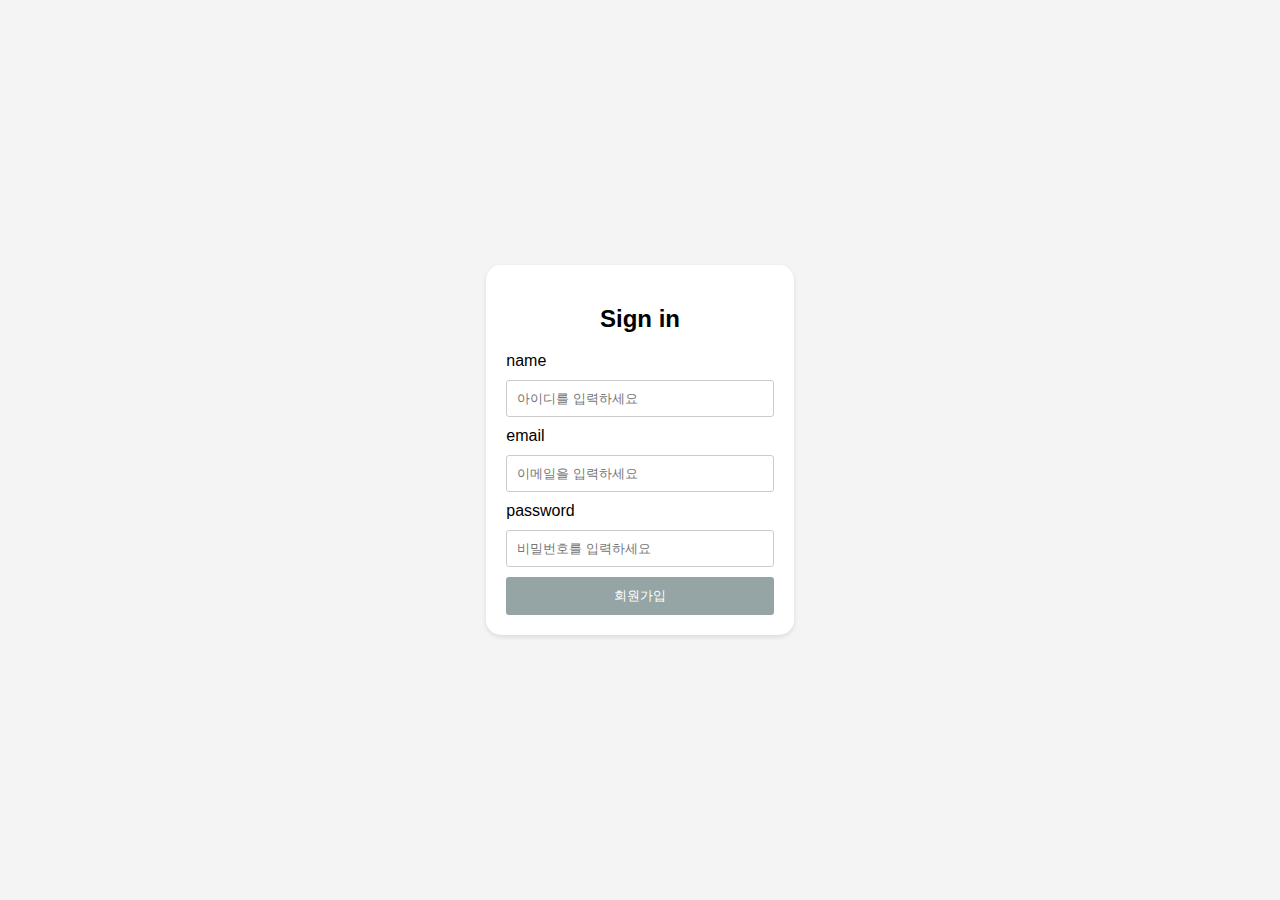
<file: index.html>
<!DOCTYPE html>
<html lang="en">
<head>
  <meta charset="UTF-8">
  <meta name="viewport" content="width=device-width, initial-scale=1.0">
  <title>Login Page</title>
  <style>
    body {
      font-family: Arial, sans-serif;
      background-color: #f4f4f4;
      margin: 0;
      padding: 0;
      display: flex;
      justify-content: center;
      align-items: center;
      height: 100vh;
    }
    .container {
      background-color: #fff;
      padding: 20px;
      border-radius: 15px;
      box-shadow: 0 2px 5px rgba(0,0,0,0.1);
    }
    h2 {
      text-align: center;
    }
    input[type="text"], input[type="password"] {
      width: 100%;
      padding: 10px;
      margin: 10px 0;
      border: 1px solid #ccc;
      border-radius: 3px;
      box-sizing: border-box;
      transition: all 0.3s ease;
    }
    input[type="submit"] {
      width: 100%;
      background-color: #95a5a6;
      color: white;
      padding: 10px;
      border: none;
      border-radius: 3px;
      cursor: pointer;
    }
    input[type="submit"]:hover {
      background-color: #3498db;
    }
    input[type="text"]:focus, input[type="password"]:focus{
        transform: scale(1.05);
        box-shadow: 0 0 5px rgba(0,0,0,0.1);
    }
  </style>
</head>
<body>
  <div class="container">
    <h2>Sign in</h2>
    <form action="/member/save" method="post">
        name<input type="text" name="memberName" placeholder="아이디를 입력하세요"><br>
        email<input type="text" name="memberEmail" placeholder="이메일을 입력하세요"><br>
        password<input type="password" name="memberPassword" placeholder="비밀번호를 입력하세요"><br>
        <input type="submit" value="회원가입">
    </form>
  </div>
</body>
</html>
</file>
